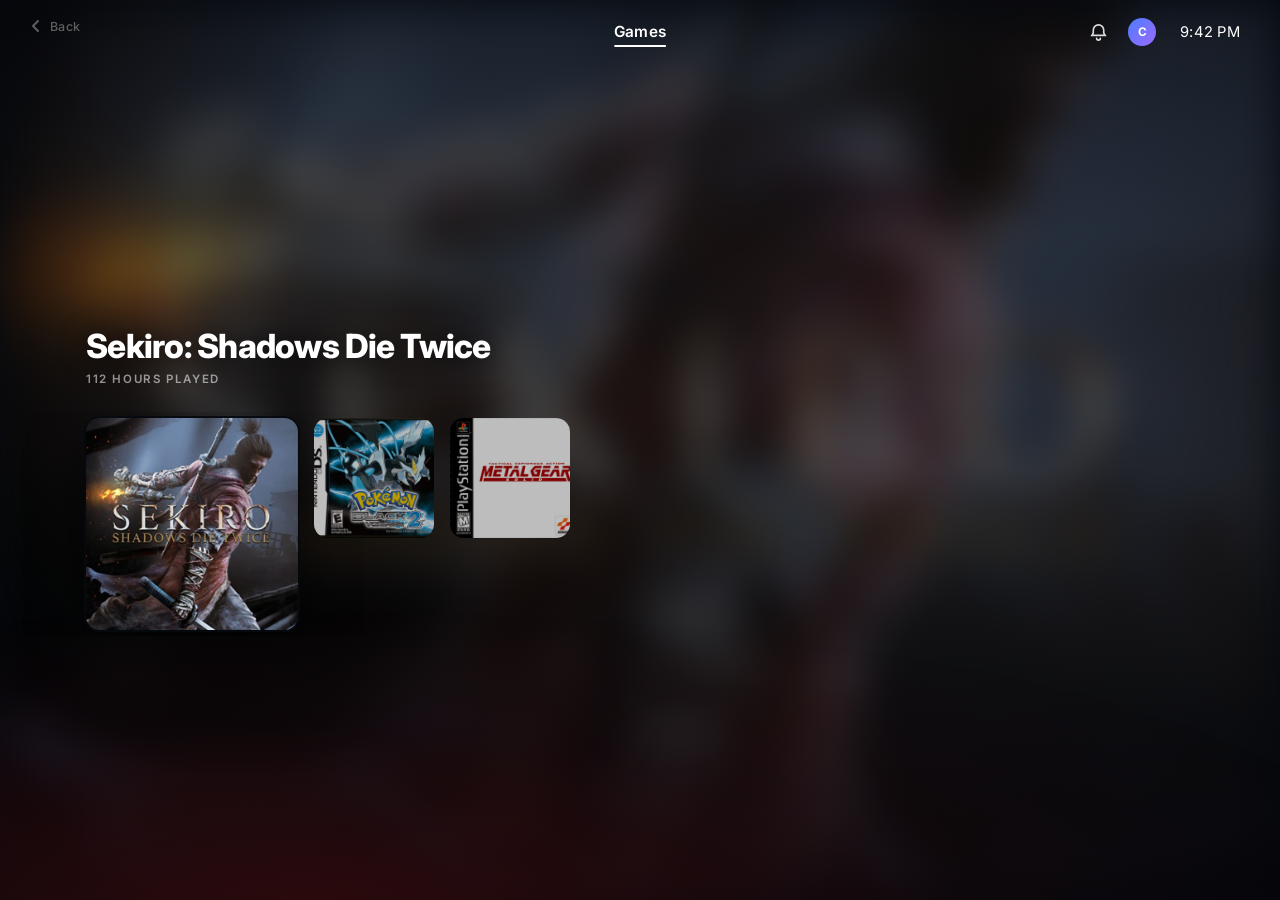
<file: games.html>
<!DOCTYPE html>
<html lang="en">

<head>
    <meta charset="UTF-8">
    <meta name="viewport" content="width=device-width, initial-scale=1.0">
    <title>Games I Appreciate</title>
    <link href="https://fonts.googleapis.com/css2?family=Inter:wght@300;400;500;600;700;800&display=swap"
        rel="stylesheet">
    <style>
        :root {
            --ease: cubic-bezier(0.22, 1, 0.36, 1);
            /* used for BOTH tile resize and row slide
                                                          so the focused tile stays anchored */
            --tile-small: 120px;
            --tile-big: 212px;
            --gap: 16px;
            --anchor: 86px;
            /* fixed left margin of the focused tile */
        }

        *,
        *::before,
        *::after {
            box-sizing: border-box;
            margin: 0;
            padding: 0;
        }

        html,
        body {
            width: 100%;
            height: 100%;
            background: #060a10;
            overflow: hidden;
            font-family: 'Inter', 'SST', 'SF Pro Display', 'Helvetica Neue', sans-serif;
            user-select: none;
            -webkit-user-select: none;
            -webkit-font-smoothing: antialiased;
        }

        /* ── BACKGROUND (double-buffered key art) ───────────── */
        #ps-bg-a,
        #ps-bg-b {
            position: fixed;
            inset: 0;
            z-index: 0;
            opacity: 0;
            transition: opacity 0.7s ease;
        }

        #ps-bg-a.ps-bg-visible,
        #ps-bg-b.ps-bg-visible {
            opacity: 1;
        }

        #ps-bg-a img,
        #ps-bg-b img {
            position: absolute;
            inset: 0;
            width: 100%;
            height: 100%;
            object-fit: cover;
            filter: blur(22px) brightness(0.46) saturate(1.15);
            animation: psZoom 22s ease-in-out infinite alternate;
            /* gentle ken-burns */
        }

        @keyframes psZoom {
            from {
                transform: scale(1.10);
            }

            to {
                transform: scale(1.18);
            }
        }

        /* Dark gradient + faint per-game colour wash */
        #ps-overlay {
            position: fixed;
            inset: 0;
            z-index: 1;
            pointer-events: none;
            background: linear-gradient(180deg,
                    rgba(4, 7, 12, 0.55) 0%,
                    rgba(4, 7, 12, 0.10) 26%,
                    rgba(4, 7, 12, 0.05) 52%,
                    rgba(4, 7, 12, 0.55) 82%,
                    rgba(4, 7, 12, 0.92) 100%);
        }

        #ps-ambient {
            position: fixed;
            bottom: 0;
            left: 0;
            right: 0;
            z-index: 2;
            height: 50%;
            pointer-events: none;
            opacity: 0.55;
            transition: background 1s ease;
        }

        /* ── TOP TABS  (Games | Media) ──────────────────────── */
        #ps-tabs {
            position: fixed;
            top: 22px;
            left: 50%;
            transform: translateX(-50%);
            z-index: 50;
            display: flex;
            gap: 34px;
        }

        .ps-tab {
            font-size: 0.96rem;
            font-weight: 600;
            letter-spacing: 0.01em;
            color: rgba(255, 255, 255, 0.4);
            cursor: pointer;
            transition: color 0.2s ease;
            position: relative;
            padding-bottom: 4px;
        }

        .ps-tab.active {
            color: #fff;
        }

        .ps-tab.active::after {
            content: '';
            position: absolute;
            left: 0;
            right: 0;
            bottom: -2px;
            height: 2px;
            border-radius: 2px;
            background: #fff;
        }

        /* ── STATUS (top-right) ─────────────────────────────── */
        #ps-status {
            position: fixed;
            top: 18px;
            right: 40px;
            z-index: 50;
            display: flex;
            align-items: center;
            gap: 20px;
        }

        #ps-status svg {
            width: 19px;
            height: 19px;
            color: #fff;
            opacity: 0.85;
            cursor: pointer;
        }

        #ps-avatar {
            width: 28px;
            height: 28px;
            border-radius: 50%;
            background: linear-gradient(135deg, #4d7cff, #9b6bff);
            display: flex;
            align-items: center;
            justify-content: center;
            font-size: 0.74rem;
            font-weight: 700;
            color: #fff;
        }

        #ps-time {
            color: #fff;
            font-size: 0.92rem;
            font-weight: 400;
            letter-spacing: 0.02em;
            min-width: 64px;
            text-align: right;
        }

        #ps-bell {
            transition: color 0.2s ease, opacity 0.2s ease;
        }

        #ps-bell:hover {
            opacity: 1;
        }

        #ps-avatar {
            cursor: pointer;
        }

        /* ── PROFILE CARD ───────────────────────────────────── */
        #ps-profile {
            position: fixed;
            top: 58px;
            right: 40px;
            z-index: 60;
            display: flex;
            gap: 12px;
            align-items: center;
            padding: 14px 18px 14px 14px;
            border-radius: 12px;
            background: rgba(20, 24, 32, 0.72);
            backdrop-filter: blur(18px);
            -webkit-backdrop-filter: blur(18px);
            border: 1px solid rgba(255, 255, 255, 0.08);
            box-shadow: 0 18px 44px rgba(0, 0, 0, 0.55);
            opacity: 0;
            transform: translateY(-10px);
            pointer-events: none;
            transition: opacity 0.28s ease, transform 0.28s ease;
        }

        #ps-profile.show {
            opacity: 1;
            transform: translateY(0);
        }

        #ps-profile-avatar {
            flex-shrink: 0;
            width: 42px;
            height: 42px;
            border-radius: 50%;
            display: flex;
            align-items: center;
            justify-content: center;
            background: linear-gradient(135deg, #4d7cff, #9b6bff);
            font-size: 1.05rem;
            font-weight: 700;
            color: #fff;
        }

        #ps-profile-tag {
            font-size: 0.96rem;
            font-weight: 700;
            color: #fff;
            letter-spacing: -0.01em;
        }

        #ps-profile-sub {
            margin-top: 3px;
            font-size: 0.7rem;
            font-weight: 600;
            letter-spacing: 0.1em;
            text-transform: uppercase;
            color: #4ddf7c;
            display: flex;
            align-items: center;
            gap: 5px;
        }

        #ps-profile-sub::before {
            content: '';
            width: 7px;
            height: 7px;
            border-radius: 50%;
            background: #4ddf7c;
        }

        /* ── NOTIFICATION TOAST ─────────────────────────────── */
        #ps-notif {
            position: fixed;
            top: 58px;
            right: 40px;
            z-index: 60;
            width: 320px;
            display: flex;
            gap: 12px;
            align-items: flex-start;
            padding: 14px 16px;
            border-radius: 12px;
            background: rgba(20, 24, 32, 0.72);
            backdrop-filter: blur(18px);
            -webkit-backdrop-filter: blur(18px);
            border: 1px solid rgba(255, 255, 255, 0.08);
            box-shadow: 0 18px 44px rgba(0, 0, 0, 0.55);
            opacity: 0;
            transform: translateY(-10px);
            pointer-events: none;
            transition: opacity 0.28s ease, transform 0.28s ease;
        }

        #ps-notif.show {
            opacity: 1;
            transform: translateY(0);
        }

        #ps-notif-icon {
            flex-shrink: 0;
            width: 32px;
            height: 32px;
            border-radius: 50%;
            display: flex;
            align-items: center;
            justify-content: center;
            background: linear-gradient(135deg, #4d7cff, #9b6bff);
        }

        #ps-notif-icon svg {
            width: 17px;
            height: 17px;
            color: #fff;
        }

        #ps-notif-title {
            font-size: 0.66rem;
            font-weight: 700;
            letter-spacing: 0.12em;
            text-transform: uppercase;
            color: rgba(255, 255, 255, 0.5);
            margin-bottom: 5px;
        }

        #ps-notif-text {
            font-size: 0.86rem;
            font-weight: 500;
            color: #fff;
            line-height: 1.4;
        }

        /* ── BACK (subtle — PS5 home has none, web needs one) ── */
        #ps-back {
            position: fixed;
            top: 18px;
            left: 28px;
            z-index: 50;
            display: flex;
            align-items: center;
            gap: 6px;
            color: rgba(255, 255, 255, 0.35);
            text-decoration: none;
            font-size: 0.78rem;
            font-weight: 500;
            letter-spacing: 0.04em;
            transition: color 0.2s ease;
        }

        #ps-back:hover {
            color: rgba(255, 255, 255, 0.9);
        }

        #ps-back svg {
            width: 16px;
            height: 16px;
        }

        /* ── STAGE (vertically centred, nudged up) ──────────── */
        #ps-stage {
            position: fixed;
            inset: 0;
            z-index: 10;
            display: flex;
            flex-direction: column;
            justify-content: center;
            padding-top: 30px;
        }

        #ps-info {
            padding-left: var(--anchor);
            margin-bottom: 26px;
            height: 92px;
            display: flex;
            flex-direction: column;
            justify-content: flex-end;
        }

        #ps-title {
            font-size: clamp(1.6rem, 2.6vw, 2.6rem);
            font-weight: 800;
            color: #fff;
            letter-spacing: -0.022em;
            line-height: 1.04;
            text-shadow: 0 2px 26px rgba(0, 0, 0, 0.85);
            transition: opacity 0.22s ease;
        }

        #ps-meta {
            margin-top: 8px;
            font-size: 0.72rem;
            font-weight: 600;
            color: rgba(255, 255, 255, 0.55);
            letter-spacing: 0.14em;
            text-transform: uppercase;
            transition: opacity 0.22s ease;
        }

        /* ── ICON ROW ───────────────────────────────────────── */
        #ps-rowclip {
            width: 100%;
            overflow: hidden;
            padding: 6px 0;
        }

        #ps-row {
            display: flex;
            align-items: flex-start;
            gap: var(--gap);
            will-change: transform;
            transition: transform 0.46s var(--ease);
        }

        .ps-tile {
            flex-shrink: 0;
            width: var(--tile-small);
            height: var(--tile-small);
            border-radius: 14px;
            overflow: hidden;
            position: relative;
            cursor: pointer;
            background: #11151c;
            filter: brightness(0.74);
            transition:
                width 0.46s var(--ease),
                height 0.46s var(--ease),
                filter 0.3s ease,
                transform 0.25s ease,
                box-shadow 0.3s ease;
        }

        .ps-tile img {
            width: 100%;
            height: 100%;
            object-fit: cover;
            display: block;
            pointer-events: none;
        }

        .ps-tile:not(.active):hover {
            filter: brightness(0.95);
            transform: translateY(-5px);
        }

        .ps-tile.active {
            width: var(--tile-big);
            height: var(--tile-big);
            filter: brightness(1);
            box-shadow:
                0 0 0 2px rgba(6, 10, 16, 0.92),
                0 22px 54px rgba(0, 0, 0, 0.6);
        }

        /* ── LAUNCH (windowed title-screen player) ───────────── */
        #ps-launch {
            position: fixed;
            inset: 0;
            z-index: 200;
            background: rgba(0, 0, 0, 0.8);
            backdrop-filter: blur(6px);
            -webkit-backdrop-filter: blur(6px);
            opacity: 0;
            pointer-events: none;
            transition: opacity 0.45s ease;
        }

        #ps-launch.show {
            opacity: 1;
            pointer-events: auto;
        }

        /* the draggable game window — styled like a Windows 11 app window:
           8px rounded corners, hairline border, layered elevation shadow */
        #ps-launch-window {
            position: fixed;
            left: 50%;
            top: 50%;
            width: 80vw;
            height: 82vh;
            transform: translate(-50%, -50%);
            display: flex;
            flex-direction: column;
            background: #000;
            border: 1px solid rgba(255, 255, 255, 0.10);
            border-radius: 8px;
            overflow: hidden;
            opacity: 0;
            scale: 0.96;
            box-shadow:
                0 32px 64px rgba(0, 0, 0, 0.55),
                0 8px 20px rgba(0, 0, 0, 0.4),
                0 0 0 1px rgba(0, 0, 0, 0.45);
            /* open = Win11 quick fade + scale-in; position is instant on open
               and only glides once .animated is added (see JS) */
            transition:
                opacity 0.18s ease,
                scale 0.2s cubic-bezier(0.1, 0.9, 0.2, 1),
                border-radius 0.2s ease,
                box-shadow 0.22s ease,
                background 0.22s ease;
        }

        #ps-launch.show #ps-launch-window {
            opacity: 1;
            scale: 1;
        }

        /* smooth snap/maximize/restore glide, enabled after the window opens */
        #ps-launch-window.animated {
            transition:
                opacity 0.18s ease,
                scale 0.2s cubic-bezier(0.1, 0.9, 0.2, 1),
                width 0.24s cubic-bezier(0.2, 0.9, 0.25, 1),
                height 0.24s cubic-bezier(0.2, 0.9, 0.25, 1),
                left 0.24s cubic-bezier(0.2, 0.9, 0.25, 1),
                top 0.24s cubic-bezier(0.2, 0.9, 0.25, 1),
                border-radius 0.2s ease,
                box-shadow 0.22s ease,
                background 0.22s ease;
        }

        /* never lag the window behind the cursor while dragging the title bar */
        #ps-launch-window:has(#ps-launch-bar.dragging) {
            transition: none;
        }

        /* maximized — fills the viewport like a real game screen */
        #ps-launch-window.maximized {
            left: 0;
            top: 0;
            width: 100%;
            height: 100%;
            transform: none;
            border-radius: 0;
            border-color: transparent;
        }

        /* drag-to-resize handles — thin strips on each edge + larger corner pads
           that sit on top of everything so they're always grabbable */
        .ps-resize {
            position: absolute;
            z-index: 30;
            touch-action: none;
        }

        /* maximized + minimized windows aren't resizable */
        #ps-launch-window.maximized .ps-resize,
        #ps-launch-window.minimized .ps-resize {
            display: none;
        }

        .ps-resize-n {
            top: -3px;
            left: 8px;
            right: 8px;
            height: 8px;
            cursor: ns-resize;
        }

        .ps-resize-s {
            bottom: -3px;
            left: 8px;
            right: 8px;
            height: 8px;
            cursor: ns-resize;
        }

        .ps-resize-e {
            right: -3px;
            top: 8px;
            bottom: 8px;
            width: 8px;
            cursor: ew-resize;
        }

        .ps-resize-w {
            left: -3px;
            top: 8px;
            bottom: 8px;
            width: 8px;
            cursor: ew-resize;
        }

        .ps-resize-ne {
            top: -3px;
            right: -3px;
            width: 16px;
            height: 16px;
            cursor: nesw-resize;
        }

        .ps-resize-nw {
            top: -3px;
            left: -3px;
            width: 16px;
            height: 16px;
            cursor: nwse-resize;
        }

        .ps-resize-se {
            bottom: -3px;
            right: -3px;
            width: 16px;
            height: 16px;
            cursor: nwse-resize;
        }

        .ps-resize-sw {
            bottom: -3px;
            left: -3px;
            width: 16px;
            height: 16px;
            cursor: nesw-resize;
        }

        /* no full title bar — the bar is just an invisible strip across the top
           that acts as the drag handle and holds the floating caption cluster */
        #ps-launch-bar {
            position: absolute;
            top: 0;
            left: 0;
            right: 0;
            z-index: 5;
            display: flex;
            align-items: flex-start;
            justify-content: flex-end;
            height: 44px;
            padding: 8px 8px 0 0;
            background: transparent;
            border: none;
            cursor: grab;
            user-select: none;
        }

        #ps-launch-window.maximized #ps-launch-bar {
            cursor: default;
        }

        #ps-launch-bar.dragging {
            cursor: grabbing;
        }

        /* the game title isn't shown on the window itself */
        #ps-launch-label {
            display: none;
        }

        /* the three caption buttons live in their own little floating bar */
        #ps-launch-controls {
            display: flex;
            align-items: stretch;
            flex: 0 0 auto;
            height: 32px;
            border-radius: 8px;
            overflow: hidden;
            background: rgba(28, 30, 35, 0.66);
            border: 1px solid rgba(255, 255, 255, 0.08);
            box-shadow: 0 4px 16px rgba(0, 0, 0, 0.35);
            backdrop-filter: blur(20px) saturate(1.4);
            -webkit-backdrop-filter: blur(20px) saturate(1.4);
        }

        /* Fluent caption buttons: rectangular, transparent until hover;
           close goes Win11 crimson */
        .ps-win-btn {
            width: 42px;
            display: flex;
            align-items: center;
            justify-content: center;
            border: none;
            border-radius: 0;
            background: transparent;
            color: rgba(255, 255, 255, 0.92);
            cursor: pointer;
            transition: background 0.12s ease, color 0.12s ease;
        }

        .ps-win-btn:hover {
            background: rgba(255, 255, 255, 0.1);
        }

        .ps-win-btn:active {
            background: rgba(255, 255, 255, 0.05);
        }

        .ps-win-btn.close:hover {
            background: #c42b1c;
            color: #fff;
        }

        .ps-win-btn.close:active {
            background: #b0271a;
        }

        .ps-win-btn svg {
            width: 11px;
            height: 11px;
            stroke-width: 1.6;
        }

        /* window body — holds the video and the info box */
        #ps-launch-body {
            position: relative;
            flex: 1 1 auto;
            min-height: 0;
            background: #000;
        }

        #ps-launch-frame {
            width: 100%;
            height: 100%;
        }

        #ps-launch-frame video {
            width: 100%;
            height: 100%;
            display: block;
            object-fit: contain;
            background: #000;
        }

        /* pop-up box shown when "press any button" is triggered —
           styled to echo Sekiro: deep lacquer black, aged-paper text,
           crimson accents, a faded kanji seal and a framed border. */
        #ps-launch-box {
            position: absolute;
            left: 50%;
            bottom: 9%;
            transform: translate(-50%, 26px);
            z-index: 215;
            width: min(700px, 92vw);
            display: flex;
            flex-direction: column;
            overflow: hidden;
            background:
                radial-gradient(130% 150% at 50% 0%, rgba(123, 20, 20, 0.22) 0%, transparent 55%),
                linear-gradient(180deg, #15110d 0%, #0a0806 100%);
            border: 1px solid rgba(155, 28, 28, 0.55);
            border-radius: 2px;
            color: #d8cfbe;
            font-family: "Times New Roman", Georgia, serif;
            box-shadow:
                0 26px 72px rgba(0, 0, 0, 0.78),
                inset 0 0 0 1px rgba(216, 207, 190, 0.10),
                inset 0 0 70px rgba(0, 0, 0, 0.55);
            opacity: 0;
            pointer-events: none;
            transition: opacity 0.45s ease, transform 0.45s ease;
        }

        #ps-launch-box.show {
            opacity: 1;
            transform: translate(-50%, 0);
            pointer-events: auto;
        }

        /* the box is its own little window: a caption bar with minimize /
           maximize / close, then the themed content body below it. */
        #lb-bar {
            display: flex;
            align-items: center;
            justify-content: space-between;
            gap: 12px;
            flex: 0 0 auto;
            padding: 7px 8px 7px 16px;
            background: rgba(0, 0, 0, 0.30);
            border-bottom: 1px solid rgba(155, 28, 28, 0.45);
        }

        #lb-barlabel {
            font-size: 0.8rem;
            letter-spacing: 0.14em;
            text-transform: uppercase;
            color: rgba(239, 231, 214, 0.82);
            white-space: nowrap;
            overflow: hidden;
            text-overflow: ellipsis;
        }

        #lb-controls {
            display: flex;
            flex: 0 0 auto;
            height: 28px;
            border-radius: 6px;
            overflow: hidden;
        }

        #lb-body {
            position: relative;
            flex: 1 1 auto;
            min-height: 0;
            overflow: auto;
            padding: 34px 50px 44px;
        }

        /* maximized = fills the whole game window. left/transform stay as the
           open state (centered) so it grows in place with no slide. */
        #ps-launch-box.box-max {
            top: 0;
            bottom: 0;
            width: 100%;
            max-width: none;
            border-radius: 0;
        }

        /* corner ticks — a hint of a traditional frame */
        #ps-launch-box::before,
        #ps-launch-box::after {
            content: "";
            position: absolute;
            width: 20px;
            height: 20px;
            border: 1px solid rgba(216, 207, 190, 0.45);
            pointer-events: none;
        }

        #ps-launch-box::before {
            top: 9px;
            left: 9px;
            border-right: none;
            border-bottom: none;
        }

        #ps-launch-box::after {
            bottom: 9px;
            right: 9px;
            border-left: none;
            border-top: none;
        }

        /* faded kanji seal — 隻狼 (one-armed wolf) */
        #ps-launch-box .lb-kanji {
            position: absolute;
            top: 50%;
            right: 24px;
            transform: translateY(-50%);
            font-size: 7rem;
            line-height: 1;
            color: rgba(155, 28, 28, 0.16);
            user-select: none;
            pointer-events: none;
        }

        #ps-launch-box .lb-title {
            margin: 0 0 16px;
            font-size: 1.5rem;
            font-weight: 600;
            letter-spacing: 0.16em;
            text-transform: uppercase;
            color: #efe7d6;
            text-shadow: 0 2px 12px rgba(0, 0, 0, 0.6);
        }

        #ps-launch-box .lb-divider {
            position: relative;
            height: 1px;
            margin: 0 0 20px;
            background: linear-gradient(90deg,
                    rgba(155, 28, 28, 0) 0%,
                    rgba(155, 28, 28, 0.85) 16%,
                    rgba(155, 28, 28, 0.85) 84%,
                    rgba(155, 28, 28, 0) 100%);
        }

        #ps-launch-box .lb-divider::after {
            content: "";
            position: absolute;
            left: 50%;
            top: 50%;
            width: 8px;
            height: 8px;
            transform: translate(-50%, -50%) rotate(45deg);
            background: #9b1c1c;
            box-shadow: 0 0 8px rgba(155, 28, 28, 0.7);
        }

        #ps-launch-box p {
            position: relative;
            margin: 0;
            max-width: 80%;
            font-size: 1.08rem;
            line-height: 1.75;
            color: #cdc3b0;
        }

        /* ── POKÉMON BLACK 2 THEME ──────────────────────────────
           swaps the Sekiro lacquer for the game's deep-navy / Kyurem
           palette: midnight-blue glass, electric-blue accents, the
           official Pokémon yellow title, and a faded Poké Ball seal. */
        #ps-launch-box.theme-pokemon {
            background:
                radial-gradient(130% 150% at 50% 0%, rgba(42, 117, 187, 0.30) 0%, transparent 55%),
                linear-gradient(180deg, #0a1838 0%, #04081a 100%);
            border: 1px solid rgba(42, 117, 187, 0.65);
            border-radius: 10px;
            color: #d6e2f2;
            font-family: "Trebuchet MS", "Segoe UI", system-ui, sans-serif;
            box-shadow:
                0 26px 72px rgba(0, 0, 0, 0.78),
                inset 0 0 0 1px rgba(120, 180, 240, 0.14),
                inset 0 0 70px rgba(4, 12, 36, 0.6);
        }

        #ps-launch-box.theme-pokemon::before,
        #ps-launch-box.theme-pokemon::after {
            border-color: rgba(120, 180, 240, 0.55);
        }

        #ps-launch-box.theme-pokemon #lb-bar {
            background: rgba(4, 12, 36, 0.42);
            border-bottom: 1px solid rgba(42, 117, 187, 0.5);
        }

        #ps-launch-box.theme-pokemon #lb-barlabel {
            color: #ffcb05;
        }

        /* faded Poké Ball seal — drawn entirely in CSS, no glyph */
        #ps-launch-box.theme-pokemon .lb-kanji {
            right: 30px;
            width: 116px;
            height: 116px;
            font-size: 0;
            border-radius: 50%;
            border: 4px solid rgba(8, 18, 40, 0.7);
            background:
                radial-gradient(circle at 50% 50%, #04081a 0 15px, rgba(120, 180, 240, 0.9) 15px 19px, transparent 19px),
                linear-gradient(180deg,
                    rgba(42, 117, 187, 0.85) 0 47%,
                    rgba(8, 18, 40, 0.95) 47% 53%,
                    rgba(214, 226, 242, 0.85) 53% 100%);
            opacity: 0.18;
        }

        #ps-launch-box.theme-pokemon .lb-title {
            color: #ffcb05;
            /* official Pokémon yellow */
            letter-spacing: 0.12em;
            text-shadow:
                0 0 1px #2a75bb,
                0 2px 14px rgba(42, 117, 187, 0.55);
        }

        #ps-launch-box.theme-pokemon .lb-divider {
            background: linear-gradient(90deg,
                    rgba(42, 117, 187, 0) 0%,
                    rgba(120, 180, 240, 0.9) 16%,
                    rgba(120, 180, 240, 0.9) 84%,
                    rgba(42, 117, 187, 0) 100%);
        }

        #ps-launch-box.theme-pokemon .lb-divider::after {
            background: #ffcb05;
            box-shadow: 0 0 9px rgba(255, 203, 5, 0.7);
        }

        #ps-launch-box.theme-pokemon p {
            color: #c4d3e8;
        }

        /* ── METAL GEAR SOLID THEME ─────────────────────────────
           a codec screen: olive-drab tactical glass, phosphor-green
           accents and monospace type, with the game's iconic alert
           "!" as a faded seal. */
        #ps-launch-box.theme-mgs {
            background:
                radial-gradient(130% 150% at 50% 0%, rgba(120, 200, 120, 0.16) 0%, transparent 55%),
                linear-gradient(180deg, #0e150c 0%, #060a05 100%);
            border: 1px solid rgba(122, 200, 120, 0.5);
            border-radius: 3px;
            color: #c9d8c2;
            font-family: "Courier New", "Consolas", monospace;
            box-shadow:
                0 26px 72px rgba(0, 0, 0, 0.78),
                inset 0 0 0 1px rgba(150, 220, 150, 0.10),
                inset 0 0 70px rgba(4, 10, 4, 0.6);
        }

        #ps-launch-box.theme-mgs::before,
        #ps-launch-box.theme-mgs::after {
            border-color: rgba(150, 220, 150, 0.5);
        }

        #ps-launch-box.theme-mgs #lb-bar {
            background: rgba(4, 10, 4, 0.42);
            border-bottom: 1px solid rgba(122, 200, 120, 0.45);
        }

        #ps-launch-box.theme-mgs #lb-barlabel {
            color: #9ce08c;
        }

        /* faded "!" alert — the iconic spotted-by-a-guard symbol */
        #ps-launch-box.theme-mgs .lb-kanji {
            right: 40px;
            font-family: "Arial Black", Arial, sans-serif;
            font-size: 9rem;
            font-weight: 900;
            color: rgba(122, 200, 120, 0.14);
            text-shadow: 0 0 24px rgba(122, 200, 120, 0.12);
        }

        #ps-launch-box.theme-mgs .lb-title {
            color: #9ce08c;
            letter-spacing: 0.2em;
            text-shadow:
                0 0 2px rgba(122, 200, 120, 0.8),
                0 2px 14px rgba(60, 120, 60, 0.5);
        }

        #ps-launch-box.theme-mgs .lb-divider {
            background: linear-gradient(90deg,
                    rgba(122, 200, 120, 0) 0%,
                    rgba(150, 220, 150, 0.85) 16%,
                    rgba(150, 220, 150, 0.85) 84%,
                    rgba(122, 200, 120, 0) 100%);
        }

        #ps-launch-box.theme-mgs .lb-divider::after {
            background: #9ce08c;
            box-shadow: 0 0 9px rgba(122, 200, 120, 0.7);
        }

        #ps-launch-box.theme-mgs p {
            color: #bdcdb6;
        }

        /* ── RESPONSIVE ─────────────────────────────────────── */
        @media (max-width: 760px) {
            :root {
                --tile-small: 84px;
                --tile-big: 150px;
                --gap: 12px;
                --anchor: 40px;
            }

            #ps-status {
                right: 20px;
            }

            #ps-notif {
                right: 20px;
                left: 20px;
                width: auto;
            }

            #lb-body {
                padding: 26px 28px 30px;
            }

            #ps-launch-box .lb-kanji {
                font-size: 4.5rem;
            }

            #ps-launch-box .lb-title {
                font-size: 1.2rem;
            }

            #ps-launch-box p {
                max-width: 100%;
                font-size: 1rem;
            }
        }
    </style>
</head>

<body>

    <!-- Background -->
    <div id="ps-bg-a"><img id="ps-bg-img-a" src="" alt=""></div>
    <div id="ps-bg-b"><img id="ps-bg-img-b" src="" alt=""></div>
    <div id="ps-overlay"></div>
    <div id="ps-ambient"></div>

    <!-- Subtle back -->
    <a id="ps-back" href="./index.html">
        <svg viewBox="0 0 16 16" fill="none" stroke="currentColor" stroke-width="2" stroke-linecap="round"
            stroke-linejoin="round">
            <path d="M10 3L5 8l5 5" />
        </svg>
        Back
    </a>

    <!-- Tabs -->
    <div id="ps-tabs">
        <div class="ps-tab active">Games</div>
    </div>

    <!-- Status -->
    <div id="ps-status">
        <svg id="ps-bell" viewBox="0 0 20 20" fill="none" stroke="currentColor" stroke-width="1.7"
            stroke-linecap="round">
            <path d="M10 2a5.5 5.5 0 0 0-5.5 5.5v3L3 13h14l-1.5-2.5v-3A5.5 5.5 0 0 0 10 2z" />
            <path d="M8 16a2 2 0 0 0 4 0" />
        </svg>
        <div id="ps-avatar" title="curiouschiro">C</div>
        <div id="ps-time"></div>
    </div>

    <!-- Profile card -->
    <div id="ps-profile">
        <div id="ps-profile-avatar">C</div>
        <div id="ps-profile-body">
            <div id="ps-profile-tag">curiouschiro</div>
            <div id="ps-profile-sub">Online</div>
        </div>
    </div>

    <!-- Notification toast -->
    <div id="ps-notif">
        <div id="ps-notif-icon">
            <svg viewBox="0 0 20 20" fill="none" stroke="currentColor" stroke-width="1.7" stroke-linecap="round">
                <path d="M10 2a5.5 5.5 0 0 0-5.5 5.5v3L3 13h14l-1.5-2.5v-3A5.5 5.5 0 0 0 10 2z" />
                <path d="M8 16a2 2 0 0 0 4 0" />
            </svg>
        </div>
        <div id="ps-notif-body">
            <div id="ps-notif-title">Notifications</div>
            <div id="ps-notif-text">I just finished Detroit: Become Human. I am now playing Bloodborne.</div>
        </div>
    </div>

    <!-- Launch: windowed title-screen player -->
    <div id="ps-launch">
        <div id="ps-launch-window" class="maximized">
            <div id="ps-launch-bar">
                <div id="ps-launch-label"></div>
                <div id="ps-launch-controls">
                    <button id="ps-win-min" class="ps-win-btn" type="button" title="Minimize">
                        <svg viewBox="0 0 20 20" fill="none" stroke="currentColor" stroke-width="2"
                            stroke-linecap="round">
                            <path d="M4 14h12" />
                        </svg>
                    </button>
                    <button id="ps-win-max" class="ps-win-btn" type="button" title="Maximize / Restore">
                        <svg viewBox="0 0 20 20" fill="none" stroke="currentColor" stroke-width="2"
                            stroke-linejoin="round">
                            <rect x="4" y="4" width="12" height="12" rx="1.5" />
                        </svg>
                    </button>
                    <button id="ps-win-close" class="ps-win-btn close" type="button" title="Close (Esc)">
                        <svg viewBox="0 0 20 20" fill="none" stroke="currentColor" stroke-width="2"
                            stroke-linecap="round">
                            <path d="M5 5l10 10M15 5L5 15" />
                        </svg>
                    </button>
                </div>
            </div>
            <div class="ps-resize ps-resize-n" data-dir="n"></div>
            <div class="ps-resize ps-resize-s" data-dir="s"></div>
            <div class="ps-resize ps-resize-e" data-dir="e"></div>
            <div class="ps-resize ps-resize-w" data-dir="w"></div>
            <div class="ps-resize ps-resize-ne" data-dir="ne"></div>
            <div class="ps-resize ps-resize-nw" data-dir="nw"></div>
            <div class="ps-resize ps-resize-se" data-dir="se"></div>
            <div class="ps-resize ps-resize-sw" data-dir="sw"></div>
            <div id="ps-launch-body">
                <div id="ps-launch-frame"></div>
                <div id="ps-launch-box" class="theme-sekiro">
                    <div id="lb-bar">
                        <span id="lb-barlabel">Why I Love This Game</span>
                        <div id="lb-controls">
                            <button id="lb-max" class="ps-win-btn" type="button" title="Maximize / Restore">
                                <svg viewBox="0 0 20 20" fill="none" stroke="currentColor" stroke-width="2"
                                    stroke-linejoin="round">
                                    <rect x="4" y="4" width="12" height="12" rx="1.5" />
                                </svg>
                            </button>
                            <button id="lb-close" class="ps-win-btn close" type="button" title="Close">
                                <svg viewBox="0 0 20 20" fill="none" stroke="currentColor" stroke-width="2"
                                    stroke-linecap="round">
                                    <path d="M5 5l10 10M15 5L5 15" />
                                </svg>
                            </button>
                        </div>
                    </div>
                    <div id="lb-body">
                        <span class="lb-kanji" id="lb-seal">隻狼</span>
                        <h3 class="lb-title" id="lb-title">Why I Love This Game</h3>
                        <div class="lb-divider"></div>
                        <p id="lb-text">This is the best game of all time. This was my first soulslike and easily has
                            the best mechanics. The parrying is on point and literally every boss is memorable.</p>
                    </div>
                </div>
            </div>
        </div>
    </div>

    <!-- Stage -->
    <div id="ps-stage">
        <div id="ps-info">
            <div id="ps-title"></div>
            <div id="ps-meta"></div>
        </div>
        <div id="ps-rowclip">
            <div id="ps-row"></div>
        </div>
    </div>

    <script>
        /* ── DATA (games kept as-is) ──────────────────────────── */
        const GAMES = [
            {
                title: 'Sekiro: Shadows Die Twice', img: './images/cover-sekiro.png', meta: '112 hours played', color: '#5c0e0e', video: './images/open-sekiro.mp4', loopFrom: 9, mute: true,
                popup: {
                    theme: 'sekiro',
                    seal: '隻狼',
                    title: 'Why I Love This Game',
                    text: 'This is the best game of all time. This was my first soulslike and easily has the best mechanics. The parrying is on point and literally every boss is memorable.',
                    region: [0.40, 0.60, 0.71, 0.81]   // "press any button" text, in 0..1 video coords
                }
            },
            {
                title: 'Pokémon Black 2', img: './images/cover-pokemon.png', meta: 'Too many hours played', color: '#0c1a52', video: './images/open-pokemon.mp4',
                popup: {
                    theme: 'pokemon',
                    seal: '',                              // CSS draws a faded Poké Ball seal
                    title: 'Why I Love This Game',
                    text: 'I have been playing Pokemon since I was a kid. So imagine my surprise when one of the games started incorporating serious themes and world building. Basically, introduced me to story games and the pixel art is beautiful.',
                    region: null                           // no title-text hotspot — any click on the title screen opens it
                }
            },
            {
                title: 'Metal Gear Solid', img: './images/cover-mgs.png', meta: '64 hours played', color: '#162b0e', video: './images/open-mgs.mp4', loopFrom: 11.5, mute: true,
                popup: {
                    theme: 'mgs',
                    seal: '!',                             // the iconic MGS alert symbol
                    title: 'Why I Love This Game',
                    text: "I love Hideo Kojima's style. He explores some of the deepest themes I've seen in media while providing the most goofy story telling.",
                    region: [0.30, 0.70, 0.73, 0.86]       // "PRESS START BUTTON" text, in 0..1 video coords
                }
            },
        ];

        /* read tile geometry from CSS so the slide maths stay in sync */
        const cs = getComputedStyle(document.documentElement);
        const SMALL = parseInt(cs.getPropertyValue('--tile-small'));
        const GAP = parseInt(cs.getPropertyValue('--gap'));
        const ANCHOR = parseInt(cs.getPropertyValue('--anchor'));
        const STEP = SMALL + GAP;   // every tile to the left of the focus is SMALL wide

        /* ── REFS ─────────────────────────────────────────────── */
        const row = document.getElementById('ps-row');
        const bgImgA = document.getElementById('ps-bg-img-a');
        const bgImgB = document.getElementById('ps-bg-img-b');
        const layerA = document.getElementById('ps-bg-a');
        const layerB = document.getElementById('ps-bg-b');
        const ambient = document.getElementById('ps-ambient');
        const titleEl = document.getElementById('ps-title');
        const metaEl = document.getElementById('ps-meta');
        const timeEl = document.getElementById('ps-time');

        /* ── NOTIFICATION TOAST + PROFILE CARD ────────────────── */
        const bell = document.getElementById('ps-bell');
        const notif = document.getElementById('ps-notif');
        const avatar = document.getElementById('ps-avatar');
        const profile = document.getElementById('ps-profile');
        let notifTimer = null;

        bell.addEventListener('click', (e) => {
            e.stopPropagation();
            profile.classList.remove('show');
            const showing = notif.classList.toggle('show');
            clearTimeout(notifTimer);
            if (showing) notifTimer = setTimeout(() => notif.classList.remove('show'), 6000);
        });

        avatar.addEventListener('click', (e) => {
            e.stopPropagation();
            notif.classList.remove('show');
            profile.classList.toggle('show');
        });

        document.addEventListener('click', (e) => {
            if (!notif.contains(e.target) && e.target !== bell) notif.classList.remove('show');
            if (!profile.contains(e.target) && e.target !== avatar) profile.classList.remove('show');
        });

        let activeIdx = 0;
        let bgFront = 0;   // 0 = layer A currently visible, 1 = layer B
        let mouseMoved = false;  // true once the cursor physically moves

        /* preload every cover so each crossfade is instant + smooth */
        GAMES.forEach(g => { const im = new Image(); im.src = g.img; });

        /* a real cursor move re-arms hover navigation */
        window.addEventListener('mousemove', () => { mouseMoved = true; });

        /* ── BUILD TILES ──────────────────────────────────────── */
        GAMES.forEach((g, i) => {
            const tile = document.createElement('div');
            tile.className = 'ps-tile';
            tile.innerHTML = `<img src="${g.img}" alt="${g.title}" draggable="false">`;
            tile.addEventListener('mouseenter', () => {
                /* navigate only when the cursor physically moved onto this tile.
                   focusing slides the row, which drags other tiles under a still
                   cursor and fires synthetic mouseenters — those have no mousemove,
                   so they stay blocked and we don't cascade through every game. */
                if (!mouseMoved) return;
                mouseMoved = false;
                goTo(i);
            });
            /* click/tap a game → focus it, then open its looping title screen */
            tile.addEventListener('click', () => { goTo(i); openLaunch(i); });
            row.appendChild(tile);
        });
        const tiles = Array.from(row.children);

        /* ── LAUNCH (windowed title-screen player) ─────────────── */
        const launch = document.getElementById('ps-launch');
        const launchWindow = document.getElementById('ps-launch-window');
        const launchBar = document.getElementById('ps-launch-bar');
        const launchFrame = document.getElementById('ps-launch-frame');
        const launchLabel = document.getElementById('ps-launch-label');
        const launchBox = document.getElementById('ps-launch-box');
        const winMin = document.getElementById('ps-win-min');
        const winMax = document.getElementById('ps-win-max');
        const winClose = document.getElementById('ps-win-close');
        const lbBarLabel = document.getElementById('lb-barlabel');
        const lbMax = document.getElementById('lb-max');
        const lbClose = document.getElementById('lb-close');
        let launchPopupEnabled = false;   // true on "press any button" title screens
        let loadedIdx = -1;               // game currently built into the launch frame
        let parkedIdx = -1;               // game minimized & preserved — resumes on reopen
        let fitAR = null;                 // intrinsic aspect ratio of the current game's video
        let inFit = false;                // window is sized to the video (no black bars)

        function showLaunchBox() {
            if (!launchPopupEnabled) return;
            launchBox.classList.remove('box-max');   // always reopen in its default size
            launchBox.classList.add('show');
        }

        /* the box is its own little window: maximize fills the game window,
           close dismisses it. */
        lbMax.addEventListener('click', () => {
            launchBox.classList.toggle('box-max');
        });
        lbClose.addEventListener('click', () => {
            launchBox.classList.remove('show', 'box-max');
        });

        /* ── WINDOW CONTROLS (minimize / maximize / restore) ──── */
        function setVideoPlaying(play) {
            const v = launchFrame.querySelector('video');
            if (!v) return;
            if (play) v.play().catch(() => { }); else v.pause();
        }
        function maximizeWin() {
            inFit = false;
            launchWindow.classList.remove('minimized');
            launchWindow.classList.add('maximized');
            launchWindow.style.left = '';
            launchWindow.style.top = '';
            launchWindow.style.width = '';
            launchWindow.style.height = '';
            launchWindow.style.transform = '';
            setVideoPlaying(true);
        }
        function windowWin() {
            inFit = false;
            launchWindow.classList.remove('maximized', 'minimized');
            launchWindow.style.width = '';
            launchWindow.style.height = '';
            const w = launchWindow.offsetWidth, h = launchWindow.offsetHeight;
            launchWindow.style.left = Math.max(0, (window.innerWidth - w) / 2) + 'px';
            launchWindow.style.top = Math.max(0, (window.innerHeight - h) / 2) + 'px';
            launchWindow.style.transform = 'none';
            setVideoPlaying(true);
        }
        /* size the window to the video's own aspect ratio so the game fills it
           edge-to-edge with no black bars, then centre it in the viewport. */
        function fitWin(v) {
            if (v && v.videoWidth && v.videoHeight) fitAR = v.videoWidth / v.videoHeight;
            if (!fitAR) return;
            inFit = true;
            launchWindow.classList.remove('maximized', 'minimized');
            /* the caption cluster floats over the video now, so the whole window
               is the game — no bar height to subtract. */
            const maxW = window.innerWidth * 0.92;
            const maxH = window.innerHeight * 0.92;
            const winW = Math.round(Math.min(maxW, maxH * fitAR));
            const winH = Math.round(winW / fitAR);
            launchWindow.style.width = winW + 'px';
            launchWindow.style.height = winH + 'px';
            launchWindow.style.left = Math.max(0, (window.innerWidth - winW) / 2) + 'px';
            launchWindow.style.top = Math.max(0, (window.innerHeight - winH) / 2) + 'px';
            launchWindow.style.transform = 'none';
            setVideoPlaying(true);
        }
        /* minimize = dismiss the window back to the home screen, but KEEP the
           video paused at its current spot and the window at its current size /
           position, so reopening the same game resumes exactly where it left off.
           (closing, by contrast, tears the video down and resets everything.) */
        function minimizeWin() {
            if (loadedIdx < 0) return;
            parkedIdx = loadedIdx;
            setVideoPlaying(false);                 // pause, preserving currentTime
            launchBox.classList.remove('show', 'box-max');
            launchWindow.classList.remove('animated');
            launch.classList.remove('show');        // overlay gone — back to the tiles
        }
        /* keep a fitted window matched to the viewport as it resizes */
        window.addEventListener('resize', () => { if (inFit) fitWin(); });

        winMax.addEventListener('click', () => {
            if (launchWindow.classList.contains('maximized')) windowWin(); else maximizeWin();
        });
        winMin.addEventListener('click', minimizeWin);

        /* double-click the top strip toggles maximize <-> windowed */
        launchBar.addEventListener('dblclick', e => {
            if (e.target.closest('.ps-win-btn')) return;
            if (launchWindow.classList.contains('maximized')) windowWin(); else maximizeWin();
        });

        /* drag by the title bar — only while floating (windowed) */
        let dragging = false, dragDX = 0, dragDY = 0;
        launchBar.addEventListener('pointerdown', e => {
            if (e.target.closest('.ps-win-btn')) return;
            if (launchWindow.classList.contains('maximized')) return;
            dragging = true;
            const rect = launchWindow.getBoundingClientRect();
            dragDX = e.clientX - rect.left;
            dragDY = e.clientY - rect.top;
            launchBar.classList.add('dragging');
            launchBar.setPointerCapture(e.pointerId);
        });
        launchBar.addEventListener('pointermove', e => {
            if (!dragging) return;
            const w = launchWindow.offsetWidth, h = launchWindow.offsetHeight;
            const left = Math.max(0, Math.min(window.innerWidth - w, e.clientX - dragDX));
            const top = Math.max(0, Math.min(window.innerHeight - h, e.clientY - dragDY));
            launchWindow.style.left = left + 'px';
            launchWindow.style.top = top + 'px';
            launchWindow.style.transform = 'none';
        });
        launchBar.addEventListener('pointerup', () => {
            dragging = false;
            launchBar.classList.remove('dragging');
        });

        /* ── RESIZE (drag any edge / corner) ──────────────────── */
        const MIN_W = 320, MIN_H = 220;
        let resizing = false, rzDir = '', rzStartX = 0, rzStartY = 0,
            rzLeft = 0, rzTop = 0, rzW = 0, rzH = 0;
        launchWindow.querySelectorAll('.ps-resize').forEach(handle => {
            handle.addEventListener('pointerdown', e => {
                if (launchWindow.classList.contains('maximized')) return;
                resizing = true;
                rzDir = handle.dataset.dir;
                /* pin to the current pixel box so resizing is independent of any
                   centering transform or fitted sizing */
                const rect = launchWindow.getBoundingClientRect();
                rzStartX = e.clientX; rzStartY = e.clientY;
                rzLeft = rect.left; rzTop = rect.top; rzW = rect.width; rzH = rect.height;
                inFit = false;
                launchWindow.classList.remove('animated');
                launchWindow.style.transform = 'none';
                launchWindow.style.left = rzLeft + 'px';
                launchWindow.style.top = rzTop + 'px';
                launchWindow.style.width = rzW + 'px';
                launchWindow.style.height = rzH + 'px';
                handle.setPointerCapture(e.pointerId);
                e.preventDefault();
            });
            handle.addEventListener('pointermove', e => {
                if (!resizing) return;
                const dx = e.clientX - rzStartX, dy = e.clientY - rzStartY;
                let left = rzLeft, top = rzTop, w = rzW, h = rzH;
                if (rzDir.includes('e')) w = rzW + dx;
                if (rzDir.includes('s')) h = rzH + dy;
                if (rzDir.includes('w')) { w = rzW - dx; left = rzLeft + dx; }
                if (rzDir.includes('n')) { h = rzH - dy; top = rzTop + dy; }
                /* clamp to min size, keeping the opposite edge anchored */
                if (w < MIN_W) { if (rzDir.includes('w')) left -= MIN_W - w; w = MIN_W; }
                if (h < MIN_H) { if (rzDir.includes('n')) top -= MIN_H - h; h = MIN_H; }
                /* keep the window within the viewport */
                if (left < 0) { w += left; left = 0; }
                if (top < 0) { h += top; top = 0; }
                if (left + w > window.innerWidth) w = window.innerWidth - left;
                if (top + h > window.innerHeight) h = window.innerHeight - top;
                launchWindow.style.left = left + 'px';
                launchWindow.style.top = top + 'px';
                launchWindow.style.width = w + 'px';
                launchWindow.style.height = h + 'px';
            });
            handle.addEventListener('pointerup', () => { resizing = false; });
        });

        function openLaunch(i) {
            const g = GAMES[i];
            if (!g.video) return;
            /* reopening the game that was minimized? resume it exactly where it
               was left — same spot in the clip, same window size/position — instead
               of rebuilding the video from scratch. */
            if (i === parkedIdx && launchFrame.querySelector('video')) {
                parkedIdx = -1;
                launch.classList.add('show');
                requestAnimationFrame(() => launchWindow.classList.add('animated'));
                setVideoPlaying(true);
                return;
            }
            /* a fresh game — discard whatever was parked and build from scratch */
            parkedIdx = -1;
            loadedIdx = i;
            launchLabel.textContent = g.title;
            /* locally hosted clip — plays inline, no YouTube redirect.
               built inside the click so the user gesture lets the audio play.

               games with `loopFrom` play through once, then loop only the tail
               (e.g. the "press any button" title screen) forever instead of
               restarting the whole intro. */
            const loopAttr = g.loopFrom == null ? 'loop' : '';
            launchFrame.innerHTML =
                `<video src="${g.video}" ${loopAttr} playsinline preload="auto"></video>`;
            const v = launchFrame.querySelector('video');
            v.muted = true;   // all games play silently — no audio
            /* the "why I love this game" box is only available on games that
               define a `popup`; its look + copy are themed per game. */
            launchPopupEnabled = !!g.popup;
            launchBox.classList.remove('show', 'box-max', 'theme-sekiro', 'theme-pokemon', 'theme-mgs');
            if (g.popup) {
                launchBox.classList.add('theme-' + g.popup.theme);
                lbBarLabel.textContent = g.title;
                document.getElementById('lb-seal').textContent = g.popup.seal || '';
                document.getElementById('lb-title').textContent = g.popup.title;
                document.getElementById('lb-text').textContent = g.popup.text;
            }
            /* a click on the title screen opens the box. with a `region`, only a
               click inside that hotspot counts (e.g. Sekiro's "press any button"
               text); with region = null, any click on the screen opens it.
               the video is object-fit: contain, so map the click into the
               video's own coordinate space (0..1) before testing. */
            v.addEventListener('click', e => {
                if (!launchPopupEnabled) return;
                const r = g.popup.region;
                if (!r) { showLaunchBox(); return; }
                const rect = v.getBoundingClientRect();
                const vw = v.videoWidth || 640, vh = v.videoHeight || 360;
                const scale = Math.min(rect.width / vw, rect.height / vh);
                const dispW = vw * scale, dispH = vh * scale;
                const nx = (e.clientX - rect.left - (rect.width - dispW) / 2) / dispW;
                const ny = (e.clientY - rect.top - (rect.height - dispH) / 2) / dispH;
                if (nx >= r[0] && nx <= r[1] && ny >= r[2] && ny <= r[3]) showLaunchBox();
            });
            if (g.loopFrom != null) {
                /* once the clip nears its end, jump back to the title screen and
                   keep replaying just that segment. */
                v.addEventListener('timeupdate', () => {
                    if (v.duration && v.currentTime >= v.duration - 0.15) {
                        v.currentTime = g.loopFrom;
                        v.play();
                    }
                });
            }
            v.play().catch(() => { v.muted = true; v.play(); });  // fall back to muted if blocked
            /* open in a window sized to the game itself — the video fills it
               edge-to-edge with no black bars. the intrinsic size is only known
               once metadata loads, so size to a 16:9 guess immediately (no layout
               jump), then glide to the true aspect ratio when metadata arrives. */
            fitAR = (v.videoWidth && v.videoHeight) ? null : 16 / 9;
            fitWin(v);
            if (!(v.videoWidth && v.videoHeight)) {
                v.addEventListener('loadedmetadata', () => { if (inFit) fitWin(v); }, { once: true });
            }
            launch.classList.add('show');
            /* enable the snap/maximize glide only after the window has opened,
               so the opening itself is a clean Win11 fade + scale (no slide). */
            requestAnimationFrame(() => launchWindow.classList.add('animated'));
        }
        function closeLaunch() {
            launch.classList.remove('show');
            launchWindow.classList.remove('animated');   // reset for the next clean open
            inFit = false;
            parkedIdx = -1;               // full reset — nothing is preserved
            loadedIdx = -1;
            launchFrame.innerHTML = '';   // tear down the video so the audio stops
            launchBox.classList.remove('show', 'box-max');
        }
        winClose.addEventListener('click', closeLaunch);
        launch.addEventListener('click', e => { if (e.target === launch) closeLaunch(); });

        /* ── UPDATE ───────────────────────────────────────────── */
        function update() {
            const g = GAMES[activeIdx];

            /* focused tile = big, every other = small */
            tiles.forEach((t, i) => t.classList.toggle('active', i === activeIdx));

            /* slide row so the focused tile's left edge sits at ANCHOR.
               tiles before the focus are all SMALL, so the offset is exact. */
            row.style.transform = `translateX(${ANCHOR - activeIdx * STEP}px)`;

            /* background crossfade — write the new art onto the hidden layer,
               then swap which layer is visible. no timers, so rapid hovering
               can never strand a stale image on screen. */
            const back = bgFront === 0 ? layerB : layerA;
            const backImg = bgFront === 0 ? bgImgB : bgImgA;
            const front = bgFront === 0 ? layerA : layerB;
            backImg.src = g.img;
            back.classList.add('ps-bg-visible');
            front.classList.remove('ps-bg-visible');
            bgFront = 1 - bgFront;

            /* faint colour wash from the art */
            ambient.style.background =
                `radial-gradient(120% 90% at 24% 100%, ${g.color}cc 0%, ${g.color}33 42%, transparent 72%)`;

            /* title swap with a quick fade */
            titleEl.style.opacity = '0';
            metaEl.style.opacity = '0';
            setTimeout(() => {
                titleEl.textContent = g.title;
                metaEl.textContent = g.meta;
                titleEl.style.opacity = '1';
                metaEl.style.opacity = '1';
            }, 130);
        }

        function goTo(idx) {
            idx = Math.max(0, Math.min(GAMES.length - 1, idx));
            if (idx === activeIdx) return;
            activeIdx = idx;
            update();
        }

        /* ── INPUT (mouse + keyboard) ─────────────────────────── */
        document.addEventListener('keydown', e => {
            /* while a title screen is open, Esc closes it and nav is frozen */
            if (launch.classList.contains('show')) {
                if (e.key === 'Escape') { closeLaunch(); return; }
                showLaunchBox();   // any other button opens the box
                return;
            }
            if (e.key === 'ArrowRight') { goTo(activeIdx + 1); e.preventDefault(); }
            else if (e.key === 'ArrowLeft') { goTo(activeIdx - 1); e.preventDefault(); }
            else if (e.key === 'Enter') { openLaunch(activeIdx); }
            else if (e.key === 'Escape') { window.location.href = './index.html'; }
        });

        let wheelLock = false;
        window.addEventListener('wheel', e => {
            if (launch.classList.contains('show')) return;
            if (wheelLock) return;
            const dir = (Math.abs(e.deltaX) > Math.abs(e.deltaY) ? e.deltaX : e.deltaY);
            if (Math.abs(dir) < 8) return;
            goTo(activeIdx + (dir > 0 ? 1 : -1));
            wheelLock = true;
            setTimeout(() => { wheelLock = false; }, 300);
        }, { passive: true });

        /* ── CLOCK (12-hour, like the console) ────────────────── */
        function tick() {
            const d = new Date();
            let h = d.getHours();
            const ap = h >= 12 ? 'PM' : 'AM';
            h = h % 12 || 12;
            timeEl.textContent = `${h}:${String(d.getMinutes()).padStart(2, '0')} ${ap}`;
        }
        tick();
        setInterval(tick, 20000);

        /* ── INIT ─────────────────────────────────────────────── */
        bgImgA.src = GAMES[0].img;
        bgImgB.src = GAMES[0].img;
        layerA.classList.add('ps-bg-visible');
        update();
    </script>
</body>

</html>
</file>
